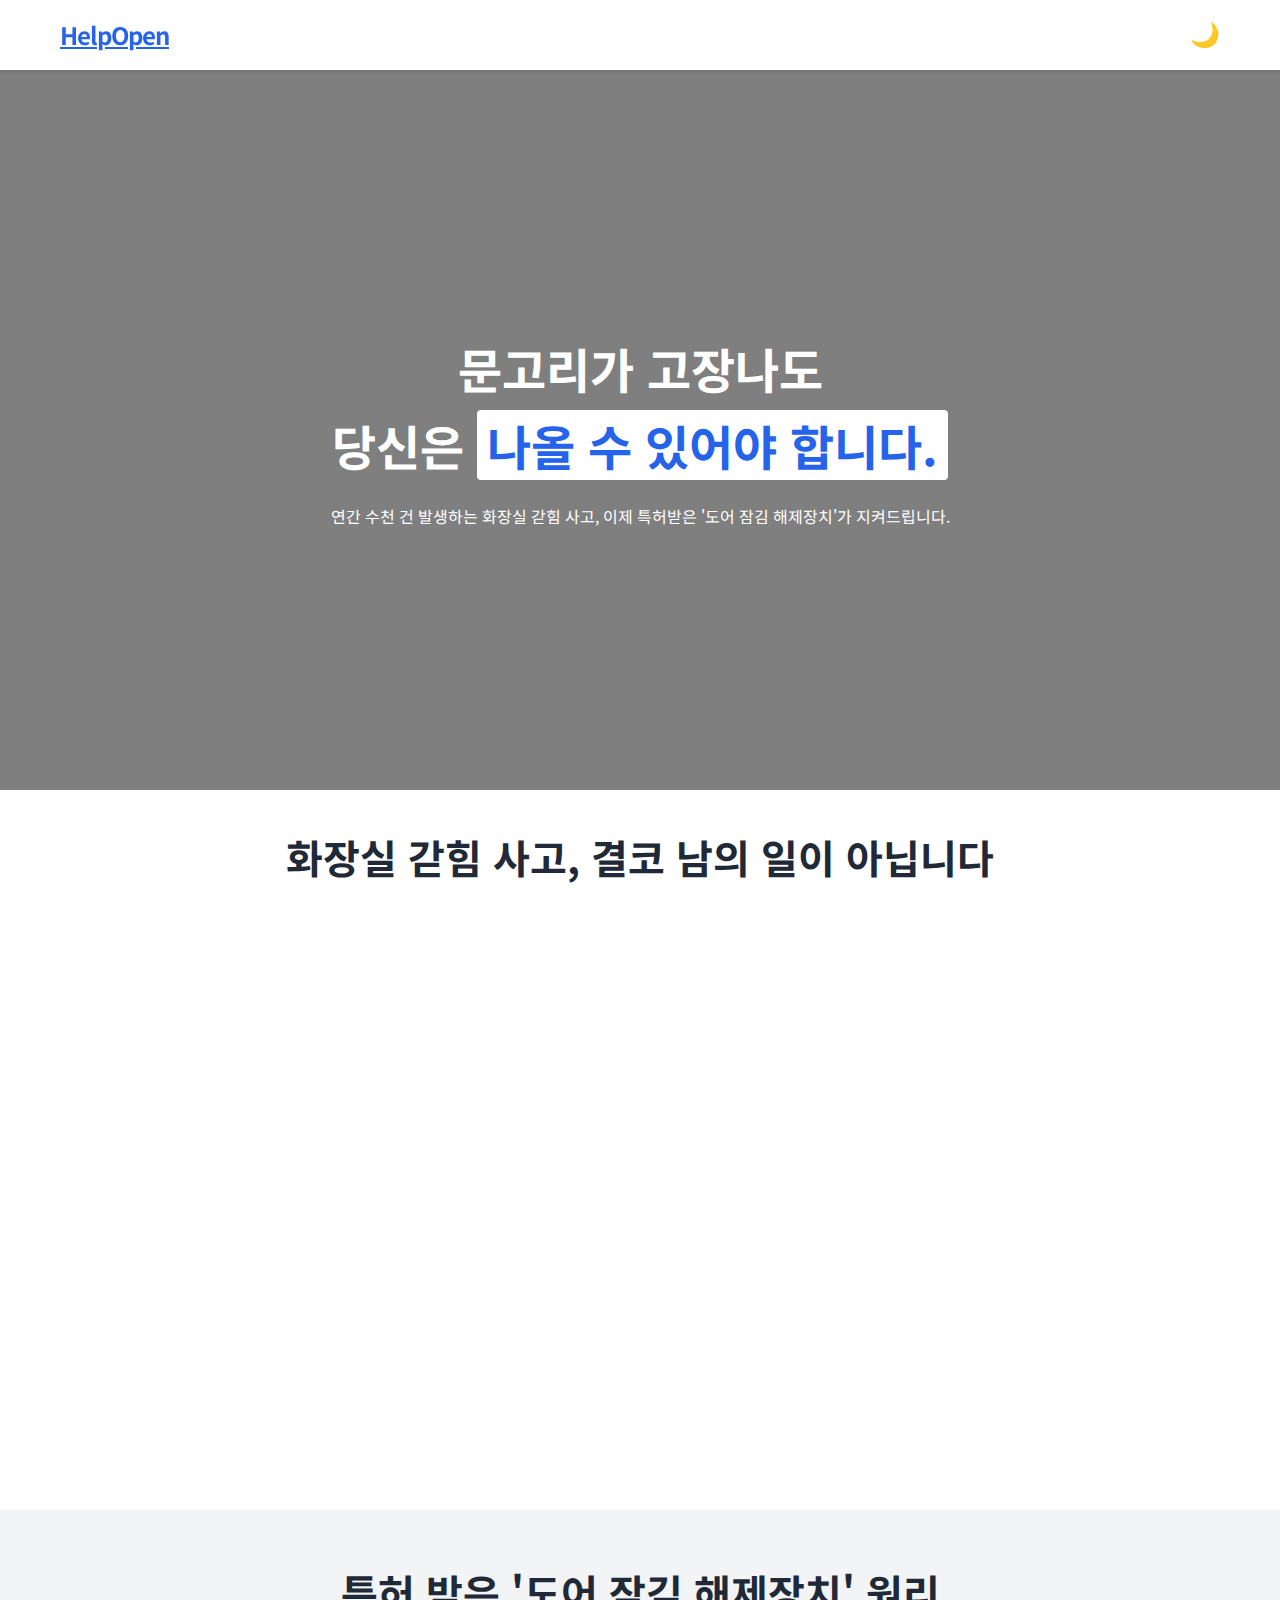
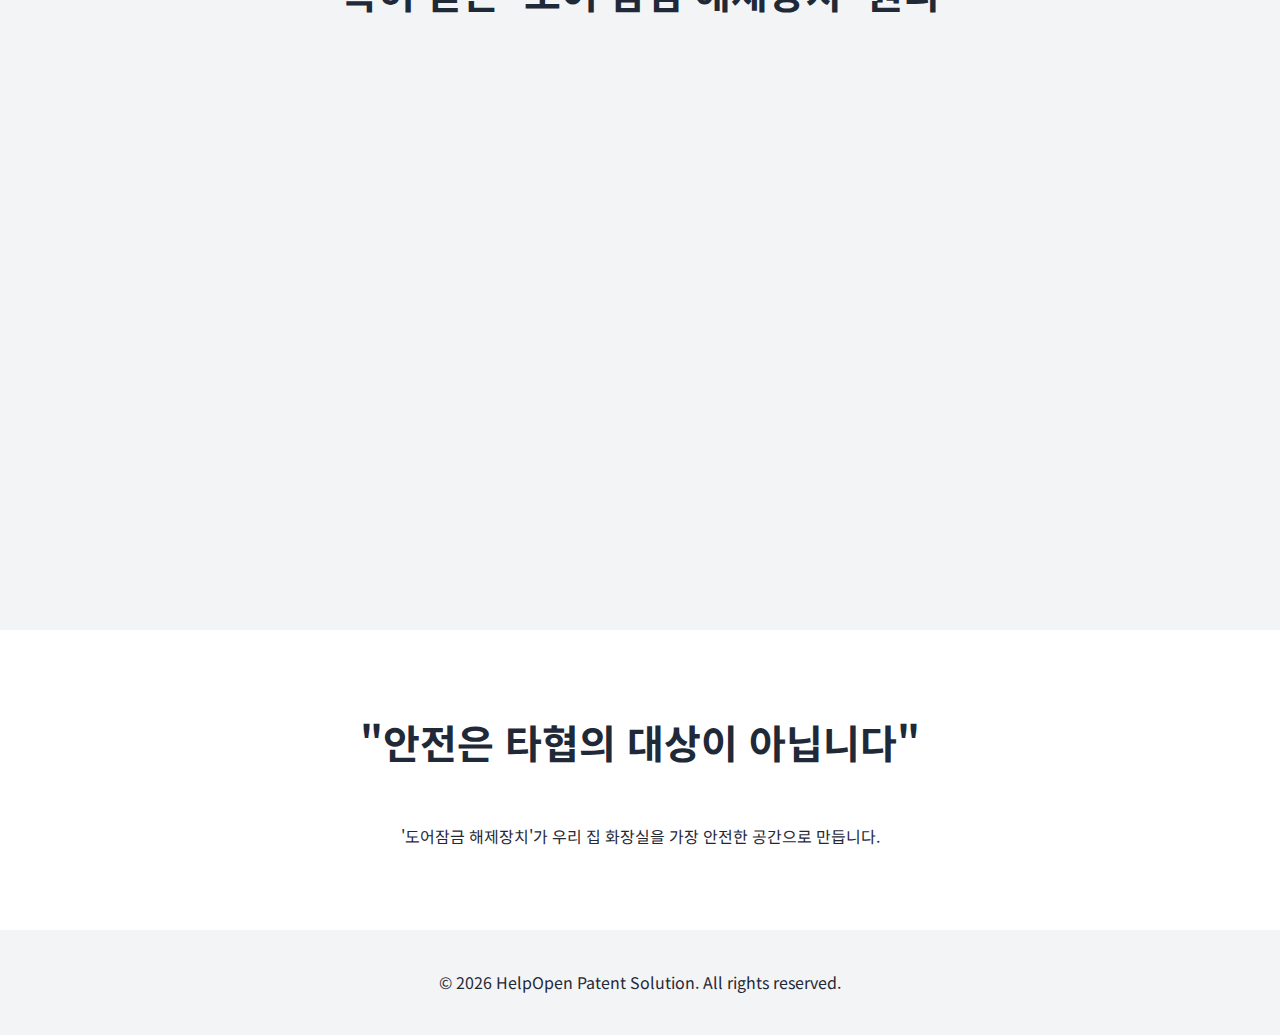
<file: index.html>
<!DOCTYPE html>
<html lang="ko">
<head>
    <!-- Google tag (gtag.js) -->
    <script async src="https://www.googletagmanager.com/gtag/js?id=G-ES9BFXNYPM"></script>
    <script>
        window.dataLayer = window.dataLayer || [];
        function gtag(){dataLayer.push(arguments);}
        gtag('js', new Date());
        gtag('config', 'G-ES9BFXNYPM');
    </script>
    <meta charset="UTF-8">
    <meta name="viewport" content="width=device-width, initial-scale=1.0"> 
    <!-- SEO Meta Tags -->
    <title>HelpOpen | 화장실 갇힘 사고 방지 특허 '도어 잠김 해제장치'</title>
    <meta name="description" content="연간 수천 건 발생하는 화장실 갇힘 사고, 이제 특허받은 HelpOpen 도어 잠김 해제장치로 예방하세요. 문고리 고장에도 안전하게 탈출할 수 있는 혁신적인 솔루션입니다.">
    <meta name="keywords" content="화장실 갇힘 사고, 도어 잠김 해제장치, 문고리 고장, 욕실 안전, 독거노인 안전, 특허 제품, HelpOpen">
    <link rel="canonical" href="https://helpopen.store/">
    
    <!-- Open Graph / Facebook / Kakao -->
    <meta property="og:type" content="website">
    <meta property="og:url" content="https://helpopen.store/">
    <meta property="og:title" content="HelpOpen | 화장실 갇힘 사고 방지 특허 솔루션">
    <meta property="og:description" content="문고리가 고장나도 안전하게! 특허받은 '도어 잠김 해제장치'가 당신의 일상을 지켜드립니다.">
    <meta property="og:image" content="https://images.unsplash.com/photo-1584622650111-993a426fbf0a?auto=format&fit=crop&q=80&w=1200">
    <meta property="og:site_name" content="HelpOpen">
    <meta property="og:locale" content="ko_KR">

    <!-- Twitter -->
    <meta property="twitter:card" content="summary_large_image">
    <meta property="twitter:url" content="https://helpopen.store/">
    <meta property="twitter:title" content="HelpOpen | 화장실 갇힘 사고 방지 특허 솔루션">
    <meta property="twitter:description" content="문고리가 고장나도 안전하게! 특허받은 '도어 잠김 해제장치'가 당신의 일상을 지켜드립니다.">
    <meta property="twitter:image" content="https://images.unsplash.com/photo-1584622650111-993a426fbf0a?auto=format&fit=crop&q=80&w=1200">

    <!-- Favicon -->
    <link rel="icon" href="favicon.ico" type="image/x-icon">
    
    <!-- Styles & Fonts -->
    <link rel="stylesheet" href="style.css">
    <link rel="preconnect" href="https://fonts.googleapis.com">
    <link rel="preconnect" href="https://fonts.gstatic.com" crossorigin>
    <link href="https://fonts.googleapis.com/css2?family=Noto+Sans+KR:wght@300;400;700&display=swap" rel="stylesheet">

    <!-- Structured Data (JSON-LD) -->
    <script type="application/ld+json">
    {
      "@context": "https://schema.org",
      "@type": "Product",
      "name": "HelpOpen 도어 잠김 해제장치",
      "image": "https://images.unsplash.com/photo-1584622650111-993a426fbf0a?auto=format&fit=crop&q=80&w=1200",
      "description": "문고리 고장 시에도 래치를 강제로 이탈시켜 화장실 갇힘 사고를 방지하는 특허 제품입니다.",
      "brand": {
        "@type": "Brand",
        "name": "HelpOpen"
      },
      "offers": {
        "@type": "Offer",
        "url": "https://helpopen.store/options.html",
        "priceCurrency": "KRW",
        "availability": "https://schema.org/InStock"
      }
    }
    </script>
    <script type="application/ld+json">
    {
      "@context": "https://schema.org",
      "@type": "Organization",
      "name": "HelpOpen",
      "url": "https://helpopen.store/",
      "logo": "https://helpopen.store/favicon.ico",
      "sameAs": [
        "https://searchadvisor.naver.com/"
      ]
    }
    </script>
</head>
<body id="top">
    <header>
        <nav>
            <a href="#top" class="logo">HelpOpen</a>
            <button id="themeToggle" class="theme-toggle" aria-label="다크 모드 전환">🌙</button>
        </nav>
    </header>

    <main>
        <article>
            <section class="hero" role="img" aria-label="화장실 문 손잡이 배경 이미지">
                <div class="hero-content">
                    <h1>문고리가 고장나도<br>당신은 <span class="highlight">나올 수 있어야 합니다.</span></h1>
                    <a href="#problem" class="hero-link">
                        <p>연간 수천 건 발생하는 화장실 갇힘 사고, 이제 특허받은 '도어 잠김 해제장치'가 지켜드립니다.</p>
                    </a>
                </div>
            </section>

            <section id="problem" class="section">
                <h2>화장실 갇힘 사고, 결코 남의 일이 아닙니다</h2>
                <div class="grid">
                    <a href="https://www.youtube.com/watch?v=5gm438OnfSk" target="_blank" class="card-link">
                        <section class="card clickable-card bg-image-card-stats">
                            <h3>연간 9,524 건의 사고 발생</h3>
                            <p>한 지자체에서만 연간 350건 이상, 전국에서<br>1만여건의 화장실 갇힘 사고가 발생합니다.<br>특히 독거노인과 여성, 아이들에게는 치명<br>적인 위협이 됩니다.</p>
                            <span class="view-more">뉴스 확인하기 ☞</span>
                        </section>
                    </a>
                    <section class="card bg-image-card-1">
                        <h3>기존 대처법의 부재</h3>
                        <p>창문없는 화장실, 휴대폰 미소지, 탈출용 도구 미비 등 기존 대처법은 여러 상황에 무용지물일 수 있습니다.</p>
                    </section>
                    <a href="#patent" class="card-link">
                        <section class="card clickable-card bg-image-card-2">
                            <h3>손잡이 구조적 결함</h3>
                            <p>습기가 많은 화장실 환경은 손잡이 래치(걸쇠)의 부식과 결함을 유발하여 언제든 문을 잠기게 할 수 있습니다.</p>
                            <span class="view-more">갇힘사고 방지하기 ☞</span>
                        </section>
                    </a>
                </div>
            </section>

            <section id="patent" class="section highlight-section">
                <h2>특허 받은 '도어 잠김 해제장치' 원리</h2>
                <div class="patent-content">
                    <div class="patent-text">
                        <h3>강제 이탈 유도 구조 (Patented)</h3>
                        <p>손잡이 결함으로 래치(걸쇠)가 움직이지 않아도, 특허받은 문틀 구조물이 래치를 강제로 이탈시켜 문을 열 수 있게 합니다.</p>
                        <ul>
                            <li>🛠️ <strong>범용적 설치:</strong> 기존 문틀의 구조물만 교체하면 즉시 사용 가능</li>
                            <li>🛡️ <strong>완전 무전원:</strong> 배터리나 전기 없이 물리적 구조만으로 작동</li>
                            <li>👶 <strong>약자 보호:</strong> 힘이 약한 아이들이나 노약자도 안전하게 탈출 가능</li>
                        </ul>
                        <div class="cta-group">
                            <a href="https://product-builder-woojufather2.pages.dev/options" target="_blank" class="cta-button">지금 바로 구매</a>
                            <a href="contact.html" class="cta-button secondary">견적 문의</a>
                        </div>
                    </div>
                    <div class="patent-gallery">
                        <div class="patent-image">
                            <img src="A1.png" alt="특허 구조물 도면 1">
                        </div>
                        <div class="patent-image">
                            <img src="KakaoTalk_20260220_185057110_03.jpg" alt="특허 구조물 도면 2">
                        </div>
                    </div>
                </div>
            </section>

            <section class="section closing-section">
                <div style="text-align: center; max-width: 800px; margin: 0 auto;">
                    <h2>"안전은 타협의 대상이 아닙니다"</h2>
                    <p>'도어잠금 해제장치'가 우리 집 화장실을 가장 안전한 공간으로 만듭니다.</p>
                </div>
            </section>
        </article>
    </main>

    <footer>
        <p>&copy; 2026 HelpOpen Patent Solution. All rights reserved.</p>
    </footer>

    <script src="main.js"></script>
</body>
</html>
</file>
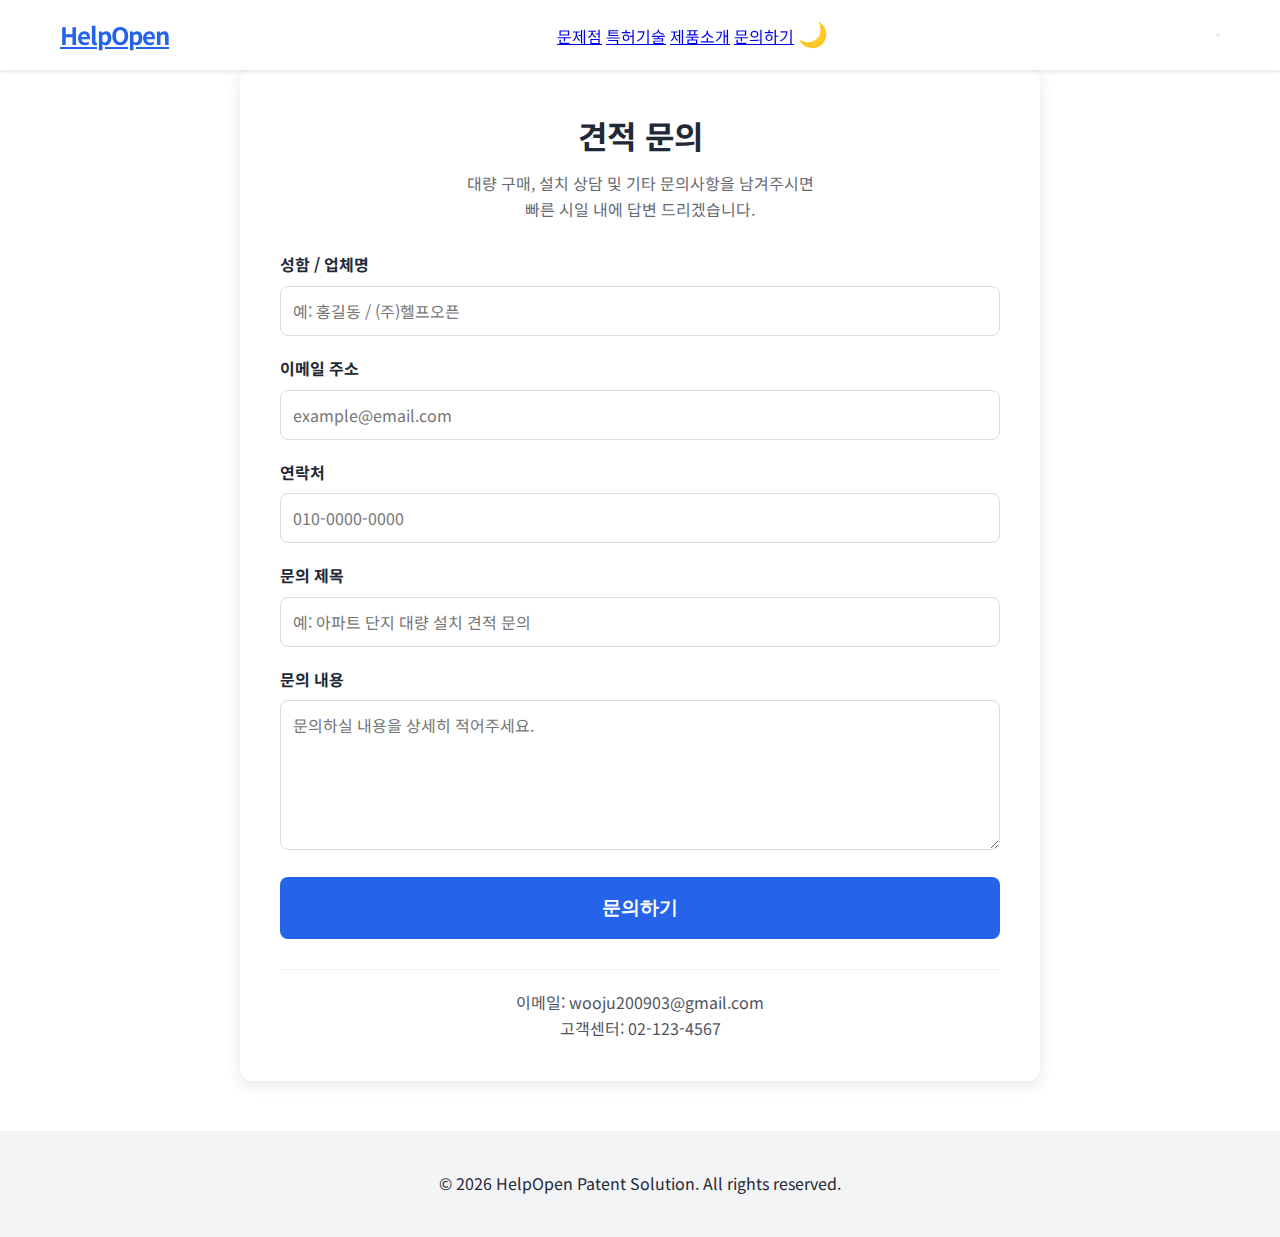
<file: contact.html>
<!DOCTYPE html>
<html lang="ko">
<head>
    <!-- Google tag (gtag.js) -->
    <script async src="https://www.googletagmanager.com/gtag/js?id=G-ES9BFXNYPM"></script>
    <script>
        window.dataLayer = window.dataLayer || [];
        function gtag(){dataLayer.push(arguments);}
        gtag('js', new Date());
        gtag('config', 'G-ES9BFXNYPM');
    </script>
    <meta charset="UTF-8">
    <meta name="viewport" content="width=device-width, initial-scale=1.0">
    <title>HelpOpen 견적 문의 | 안전을 위한 첫 걸음</title>
    <meta name="description" content="HelpOpen 도어 잠김 해제장치 견적 문의 페이지입니다. 대량 구매 및 설치 상담을 도와드립니다.">
    <link rel="icon" href="favicon.ico" type="image/x-icon">
    <link rel="stylesheet" href="style.css">
    <link rel="preconnect" href="https://fonts.googleapis.com">
    <link rel="preconnect" href="https://fonts.gstatic.com" crossorigin>
    <link href="https://fonts.googleapis.com/css2?family=Noto+Sans+KR:wght@300;400;700&display=swap" rel="stylesheet">
    <style>
        .contact-container {
            max-width: 800px;
            margin: 50px auto;
            padding: 40px;
            background: var(--card-bg);
            border-radius: 12px;
            box-shadow: 0 4px 15px rgba(0,0,0,0.1);
        }
        .form-group {
            margin-bottom: 20px;
        }
        .form-group label {
            display: block;
            margin-bottom: 8px;
            font-weight: bold;
        }
        .form-group input, .form-group textarea {
            width: 100%;
            padding: 12px;
            border-radius: 8px;
            border: 1px solid #ddd;
            font-size: 1rem;
            background-color: var(--bg-color);
            color: var(--text-color);
            font-family: inherit;
        }
        .form-group textarea {
            height: 150px;
            resize: vertical;
        }
        .submit-button {
            width: 100%;
            padding: 18px;
            background-color: var(--primary-color);
            color: white;
            border: none;
            border-radius: 8px;
            font-size: 1.2rem;
            font-weight: bold;
            cursor: pointer;
            transition: opacity 0.2s;
        }
        .submit-button:hover {
            opacity: 0.9;
        }
        .contact-info {
            margin-top: 30px;
            padding-top: 20px;
            border-top: 1px solid #eee;
            text-align: center;
            opacity: 0.8;
        }
    </style>
</head>
<body id="top">
    <header>
        <nav>
            <a href="index.html" class="logo">HelpOpen</a>
            <div class="nav-links" id="navLinks">
                <a href="index.html#problem">문제점</a>
                <a href="index.html#patent">특허기술</a>
                <a href="product.html">제품소개</a>
                <a href="contact.html">문의하기</a>
                <button id="themeToggle" class="theme-toggle" aria-label="다크 모드 전환">🌙</button>
            </div>
            <button class="hamburger" id="hamburger" aria-label="메뉴 열기">
                <span></span>
                <span></span>
                <span></span>
            </button>
        </nav>
    </header>

    <main>
        <div class="contact-container">
            <h1 style="text-align: center; margin-bottom: 10px;">견적 문의</h1>
            <p style="text-align: center; margin-bottom: 30px; opacity: 0.7;">대량 구매, 설치 상담 및 기타 문의사항을 남겨주시면<br>빠른 시일 내에 답변 드리겠습니다.</p>

            <form id="contactForm" action="https://formspree.io/f/xjgepoej" method="POST">
                <div class="form-group">
                    <label for="name">성함 / 업체명</label>
                    <input type="text" id="name" name="name" required placeholder="예: 홍길동 / (주)헬프오픈">
                </div>
                <div class="form-group">
                    <label for="email">이메일 주소</label>
                    <input type="email" id="email" name="email" required placeholder="example@email.com">
                </div>
                <div class="form-group">
                    <label for="phone">연락처</label>
                    <input type="tel" id="phone" name="phone" required placeholder="010-0000-0000">
                </div>
                <div class="form-group">
                    <label for="subject">문의 제목</label>
                    <input type="text" id="subject" name="subject" required placeholder="예: 아파트 단지 대량 설치 견적 문의">
                </div>
                <div class="form-group">
                    <label for="message">문의 내용</label>
                    <textarea id="message" name="message" required placeholder="문의하실 내용을 상세히 적어주세요."></textarea>
                </div>
                <button type="submit" class="submit-button">문의하기</button>
            </form>

            <div class="contact-info">
                <p>이메일: wooju200903@gmail.com</p>
                <p>고객센터: 02-123-4567</p>
            </div>
        </div>
    </main>

    <footer>
        <p>&copy; 2026 HelpOpen Patent Solution. All rights reserved.</p>
    </footer>

    <script src="main.js"></script>
</body>
</html>
</file>
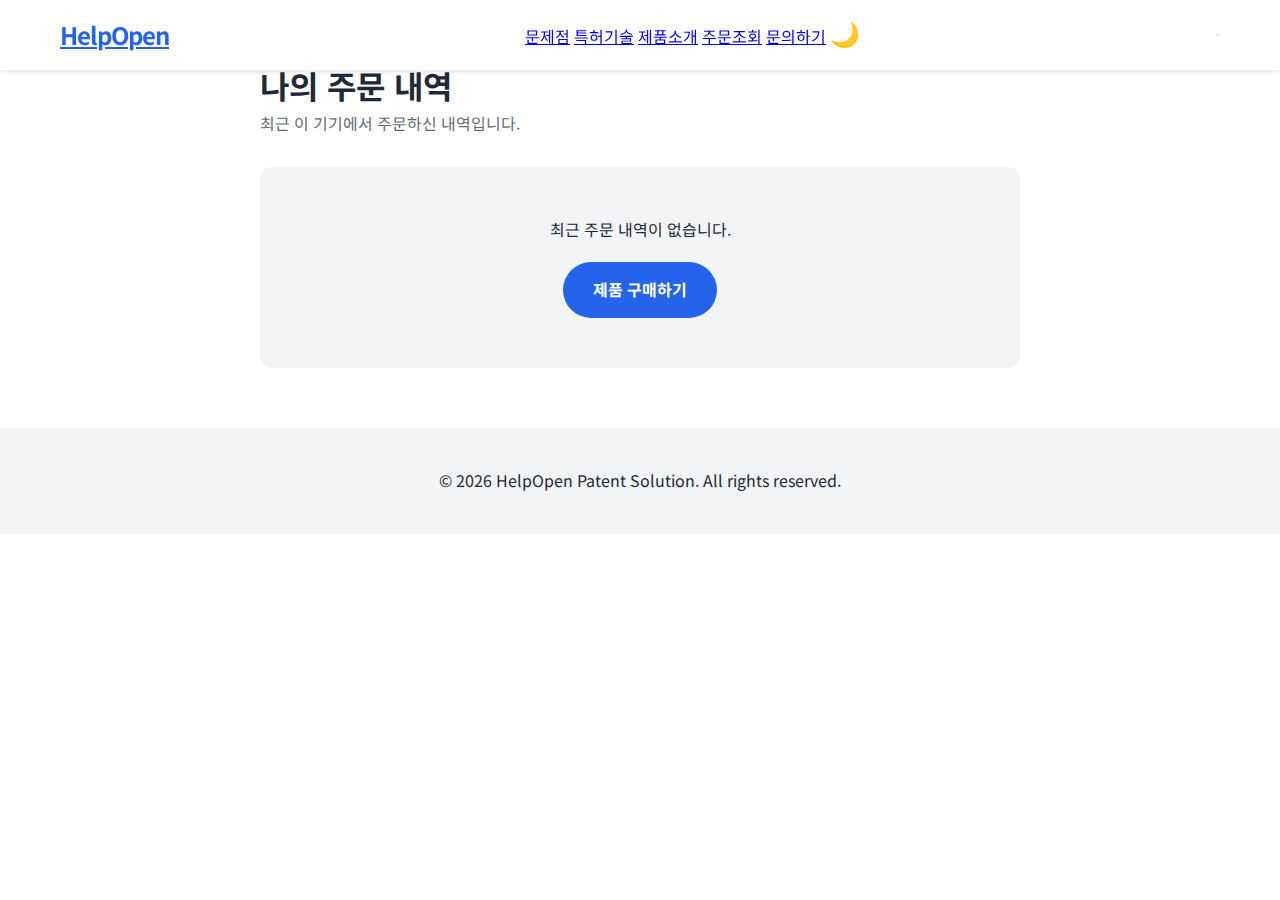
<file: my-orders.html>
<!DOCTYPE html>
<html lang="ko">
<head>
    <!-- Google tag (gtag.js) -->
    <script async src="https://www.googletagmanager.com/gtag/js?id=G-ES9BFXNYPM"></script>
    <script>
        window.dataLayer = window.dataLayer || [];
        function gtag(){dataLayer.push(arguments);}
        gtag('js', new Date());
        gtag('config', 'G-ES9BFXNYPM');
    </script>
    <meta charset="UTF-8">
    <meta name="viewport" content="width=device-width, initial-scale=1.0">
    <title>나의 주문 내역 | HelpOpen</title>
    <link rel="icon" href="favicon.ico" type="image/x-icon">
    <link rel="stylesheet" href="style.css">
    <link rel="preconnect" href="https://fonts.googleapis.com">
    <link rel="preconnect" href="https://fonts.gstatic.com" crossorigin>
    <link href="https://fonts.googleapis.com/css2?family=Noto+Sans+KR:wght@300;400;700&display=swap" rel="stylesheet">
    <style>
        .orders-container {
            max-width: 800px;
            margin: 40px auto;
            padding: 20px;
        }
        .order-card {
            background: var(--card-bg);
            border-radius: 12px;
            padding: 20px;
            margin-bottom: 20px;
            box-shadow: 0 2px 10px rgba(0,0,0,0.05);
            border: 1px solid #eee;
        }
        .order-header {
            display: flex;
            justify-content: space-between;
            border-bottom: 1px solid #f0f0f0;
            padding-bottom: 10px;
            margin-bottom: 15px;
        }
        .order-id { font-weight: bold; color: var(--primary-color); }
        .order-date { font-size: 0.9rem; opacity: 0.6; }
        .order-info-row { display: flex; justify-content: space-between; margin-bottom: 8px; }
        .order-info-label { opacity: 0.7; }
        .order-info-value { font-weight: 500; }
        .no-orders {
            text-align: center;
            padding: 50px 20px;
            background: var(--light-bg);
            border-radius: 12px;
            margin-top: 30px;
        }
        .status-badge {
            display: inline-block;
            padding: 4px 10px;
            border-radius: 20px;
            font-size: 0.85rem;
            font-weight: bold;
            background: #e0e7ff;
            color: var(--primary-color);
        }
    </style>
</head>
<body id="top">
    <header>
        <nav>
            <a href="index.html" class="logo">HelpOpen</a>
            <div class="nav-links" id="navLinks">
                <a href="index.html#problem">문제점</a>
                <a href="index.html#patent">특허기술</a>
                <a href="product.html">제품소개</a>
                <a href="my-orders.html">주문조회</a>
                <a href="contact.html">문의하기</a>
                <button id="themeToggle" class="theme-toggle" aria-label="다크 모드 전환">🌙</button>
            </div>
            <button class="hamburger" id="hamburger" aria-label="메뉴 열기">
                <span></span>
                <span></span>
                <span></span>
            </button>
        </nav>
    </header>

    <main class="orders-container">
        <h1>나의 주문 내역</h1>
        <p style="margin-bottom: 30px; opacity: 0.7;">최근 이 기기에서 주문하신 내역입니다.</p>

        <div id="orderList">
            <!-- 주문 내역이 여기에 동적으로 추가됩니다 -->
        </div>

        <div id="noOrders" class="no-orders" style="display: none;">
            <p>최근 주문 내역이 없습니다.</p>
            <a href="options.html" class="cta-button" style="margin-top: 20px; display: inline-block;">제품 구매하기</a>
        </div>
    </main>

    <footer>
        <p>&copy; 2026 HelpOpen Patent Solution. All rights reserved.</p>
    </footer>

    <script src="main.js"></script>
    <script>
        function loadOrders() {
            const orders = JSON.parse(localStorage.getItem('helpopen_orders') || '[]');
            const orderList = document.getElementById('orderList');
            const noOrders = document.getElementById('noOrders');

            if (orders.length === 0) {
                noOrders.style.display = 'block';
                return;
            }

            // 최신순으로 정렬
            orders.reverse().forEach(order => {
                const card = document.createElement('div');
                card.className = 'order-card';
                card.innerHTML = `
                    <div class="order-header">
                        <span class="order-id">주문번호: ${order.orderId}</span>
                        <span class="order-date">${order.date}</span>
                    </div>
                    <div class="order-info-row">
                        <span class="order-info-label">상품명</span>
                        <span class="order-info-value">HelpOpen 도어 잠김 해제장치</span>
                    </div>
                    <div class="order-info-row">
                        <span class="order-info-label">주문수량</span>
                        <span class="order-info-value">${order.qty}개</span>
                    </div>
                    <div class="order-info-row">
                        <span class="order-info-label">결제금액</span>
                        <span class="order-info-value" style="color:var(--accent-color);">${order.amount.toLocaleString()}원</span>
                    </div>
                    <div class="order-info-row" style="margin-top:15px;">
                        <span class="order-info-label">진행상태</span>
                        <span class="status-badge">결제완료/배송준비중</span>
                    </div>
                `;
                orderList.appendChild(card);
            });
        }

        document.addEventListener('DOMContentLoaded', loadOrders);
    </script>
</body>
</html>
</file>
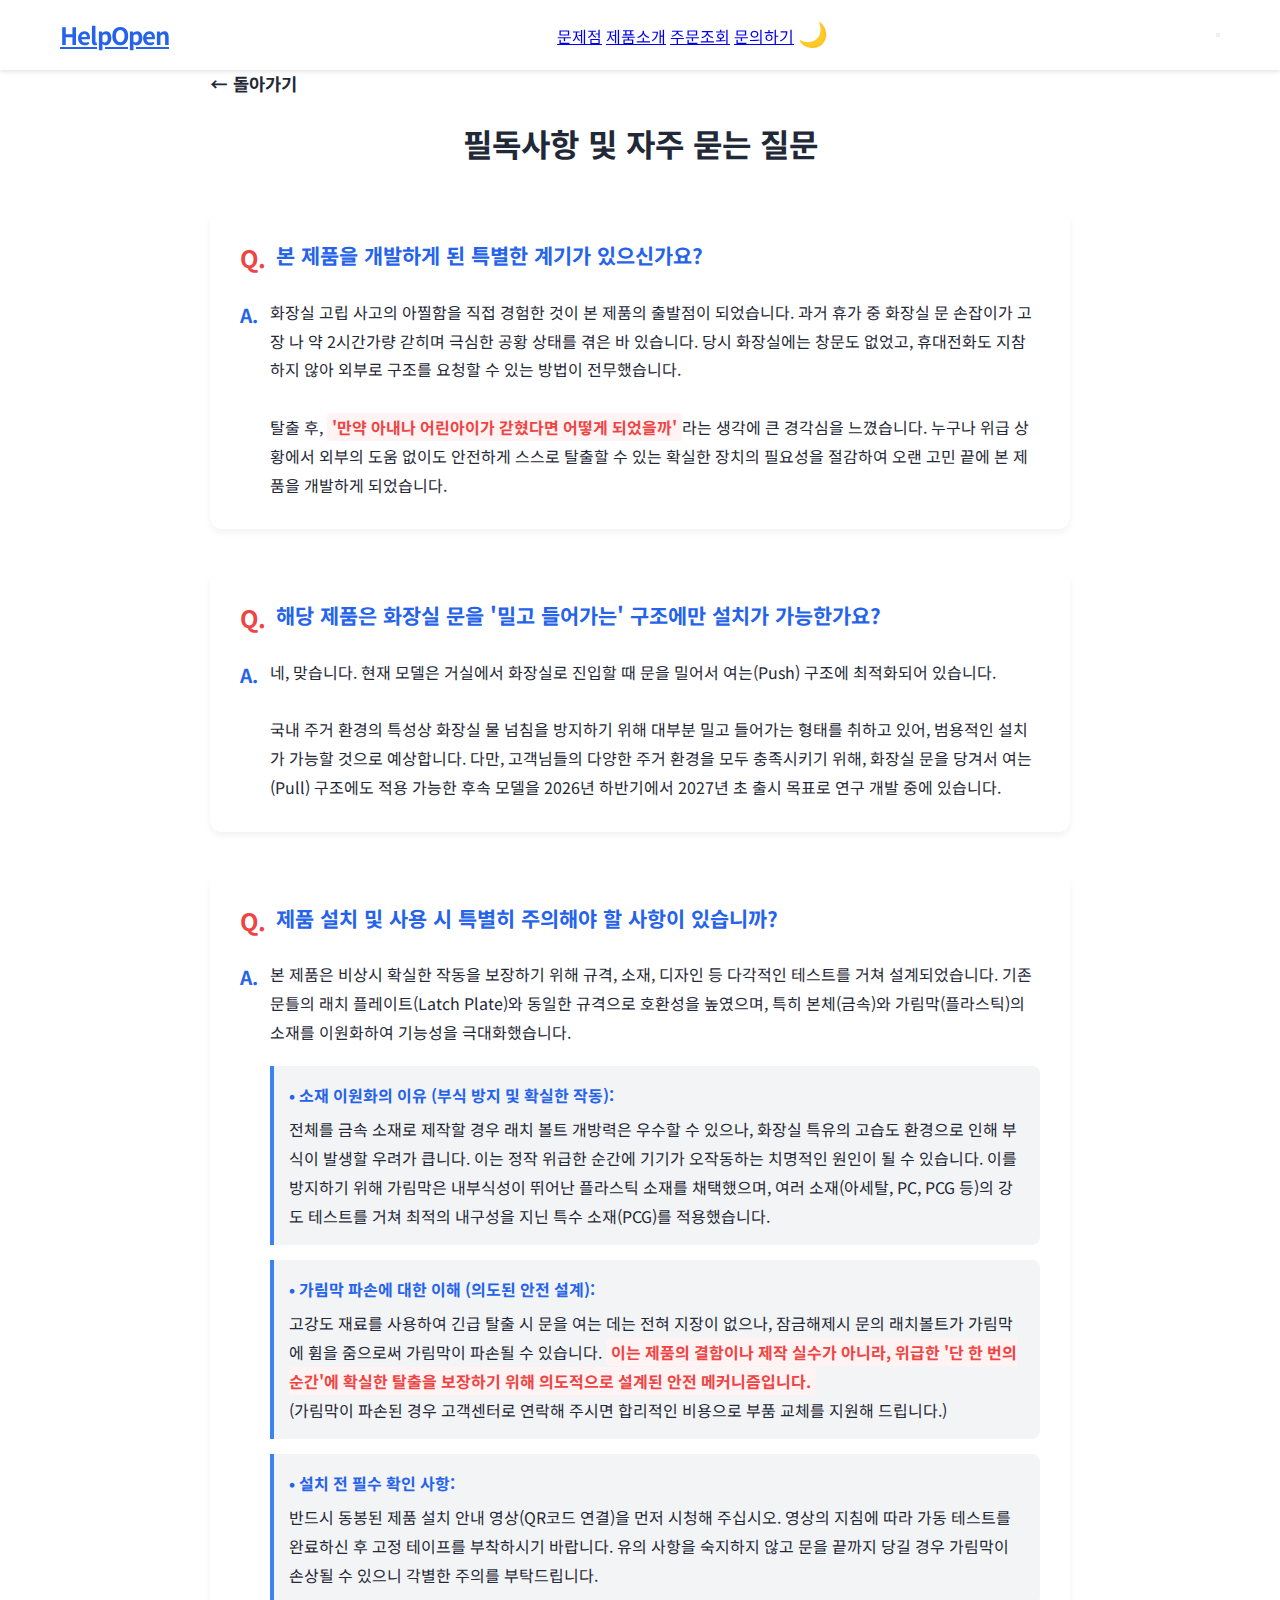
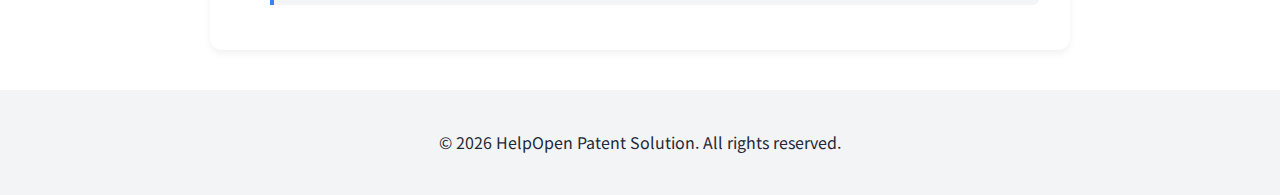
<file: notice.html>
<!DOCTYPE html>
<html lang="ko">
<head>
    <meta charset="UTF-8">
    <meta name="viewport" content="width=device-width, initial-scale=1.0">
    <title>필독사항 | HelpOpen 도어 잠김 해제장치</title>
    <link rel="stylesheet" href="style.css">
    <link rel="preconnect" href="https://fonts.googleapis.com">
    <link rel="preconnect" href="https://fonts.gstatic.com" crossorigin>
    <link href="https://fonts.googleapis.com/css2?family=Noto+Sans+KR:wght@300;400;700&display=swap" rel="stylesheet">
    <style>
        .notice-container {
            max-width: 900px;
            margin: 40px auto;
            padding: 0 20px;
        }
        .qa-item {
            margin-bottom: 40px;
            background: var(--card-bg);
            padding: 30px;
            border-radius: 12px;
            box-shadow: 0 4px 6px rgba(0,0,0,0.05);
        }
        .question {
            font-size: 1.3rem;
            font-weight: bold;
            color: var(--primary-color);
            margin-bottom: 20px;
            display: flex;
            align-items: flex-start;
            gap: 10px;
        }
        .question::before {
            content: 'Q.';
            font-size: 1.5rem;
            color: var(--accent-color);
        }
        .answer {
            line-height: 1.8;
            color: var(--text-color);
            position: relative;
            padding-left: 30px;
        }
        .answer::before {
            content: 'A.';
            position: absolute;
            left: 0;
            top: 0;
            font-weight: bold;
            font-size: 1.2rem;
            color: var(--primary-color);
        }
        .highlight-text {
            background-color: #fff3f3;
            padding: 2px 5px;
            border-radius: 4px;
            font-weight: bold;
            color: var(--accent-color);
        }
        body.dark-mode .highlight-text {
            background-color: #4c1d1d;
            color: #ff8787;
        }
        .sub-points {
            margin-top: 20px;
            list-style: none;
            padding-left: 0;
        }
        .sub-points li {
            margin-bottom: 15px;
            padding: 15px;
            border-left: 4px solid var(--secondary-color);
            background: var(--light-bg);
            border-radius: 0 8px 8px 0;
        }
        .sub-title {
            font-weight: bold;
            display: block;
            margin-bottom: 5px;
            color: var(--primary-color);
        }
        .back-btn {
            display: inline-block;
            margin-bottom: 20px;
            color: var(--text-color);
            text-decoration: none;
            font-weight: bold;
            font-size: 1.1rem;
        }
        .back-btn:hover {
            text-decoration: underline;
        }
        
        @media (max-width: 768px) {
            .qa-item {
                padding: 20px;
            }
            .question {
                font-size: 1.1rem;
            }
            .answer {
                font-size: 0.95rem;
                padding-left: 20px;
            }
            .answer::before {
                font-size: 1rem;
            }
        }
    </style>
</head>
<body>
    <header>
        <nav>
            <a href="index.html" class="logo">HelpOpen</a>
            <div class="nav-links" id="navLinks">
                <a href="index.html#problem">문제점</a>
                <a href="index.html#patent">제품소개</a>
                <a href="my-orders.html">주문조회</a>
                <a href="contact.html">문의하기</a>
                <button id="themeToggle" class="theme-toggle" aria-label="다크 모드 전환">🌙</button>
            </div>
            <button class="hamburger" id="hamburger" aria-label="메뉴 열기">
                <span></span>
                <span></span>
                <span></span>
            </button>
        </nav>
    </header>

    <main>
        <section class="notice-container">
            <a href="index.html#patent" class="back-btn">← 돌아가기</a>
            <h1 style="margin-bottom: 40px; text-align: center;">필독사항 및 자주 묻는 질문</h1>

            <div class="qa-item">
                <div class="question">본 제품을 개발하게 된 특별한 계기가 있으신가요?</div>
                <div class="answer">
                    화장실 고립 사고의 아찔함을 직접 경험한 것이 본 제품의 출발점이 되었습니다. 과거 휴가 중 화장실 문 손잡이가 고장 나 약 2시간가량 갇히며 극심한 공황 상태를 겪은 바 있습니다. 당시 화장실에는 창문도 없었고, 휴대전화도 지참하지 않아 외부로 구조를 요청할 수 있는 방법이 전무했습니다.<br><br>
                    탈출 후, <span class="highlight-text">'만약 아내나 어린아이가 갇혔다면 어떻게 되었을까'</span>라는 생각에 큰 경각심을 느꼈습니다. 누구나 위급 상황에서 외부의 도움 없이도 안전하게 스스로 탈출할 수 있는 확실한 장치의 필요성을 절감하여 오랜 고민 끝에 본 제품을 개발하게 되었습니다.
                </div>
            </div>

            <div class="qa-item">
                <div class="question">해당 제품은 화장실 문을 '밀고 들어가는' 구조에만 설치가 가능한가요?</div>
                <div class="answer">
                    네, 맞습니다. 현재 모델은 거실에서 화장실로 진입할 때 문을 밀어서 여는(Push) 구조에 최적화되어 있습니다.<br><br>
                    국내 주거 환경의 특성상 화장실 물 넘침을 방지하기 위해 대부분 밀고 들어가는 형태를 취하고 있어, 범용적인 설치가 가능할 것으로 예상합니다. 다만, 고객님들의 다양한 주거 환경을 모두 충족시키기 위해, 화장실 문을 당겨서 여는(Pull) 구조에도 적용 가능한 후속 모델을 2026년 하반기에서 2027년 초 출시 목표로 연구 개발 중에 있습니다.
                </div>
            </div>

            <div class="qa-item">
                <div class="question">제품 설치 및 사용 시 특별히 주의해야 할 사항이 있습니까?</div>
                <div class="answer">
                    본 제품은 비상시 확실한 작동을 보장하기 위해 규격, 소재, 디자인 등 다각적인 테스트를 거쳐 설계되었습니다. 기존 문틀의 래치 플레이트(Latch Plate)와 동일한 규격으로 호환성을 높였으며, 특히 본체(금속)와 가림막(플라스틱)의 소재를 이원화하여 기능성을 극대화했습니다.

                    <ul class="sub-points">
                        <li>
                            <span class="sub-title">• 소재 이원화의 이유 (부식 방지 및 확실한 작동):</span>
                            전체를 금속 소재로 제작할 경우 래치 볼트 개방력은 우수할 수 있으나, 화장실 특유의 고습도 환경으로 인해 부식이 발생할 우려가 큽니다. 이는 정작 위급한 순간에 기기가 오작동하는 치명적인 원인이 될 수 있습니다. 이를 방지하기 위해 가림막은 내부식성이 뛰어난 플라스틱 소재를 채택했으며, 여러 소재(아세탈, PC, PCG 등)의 강도 테스트를 거쳐 최적의 내구성을 지닌 특수 소재(PCG)를 적용했습니다.
                        </li>
                        <li>
                            <span class="sub-title">• 가림막 파손에 대한 이해 (의도된 안전 설계):</span>
                            고강도 재료를 사용하여 긴급 탈출 시 문을 여는 데는 전혀 지장이 없으나, 잠금해제시 문의 래치볼트가 가림막에 휨을 줌으로써 가림막이 파손될 수 있습니다. <span class="highlight-text">이는 제품의 결함이나 제작 실수가 아니라, 위급한 '단 한 번의 순간'에 확실한 탈출을 보장하기 위해 의도적으로 설계된 안전 메커니즘입니다.</span><br>
                            (가림막이 파손된 경우 고객센터로 연락해 주시면 합리적인 비용으로 부품 교체를 지원해 드립니다.)
                        </li>
                        <li>
                            <span class="sub-title">• 설치 전 필수 확인 사항:</span>
                            반드시 동봉된 제품 설치 안내 영상(QR코드 연결)을 먼저 시청해 주십시오. 영상의 지침에 따라 가동 테스트를 완료하신 후 고정 테이프를 부착하시기 바랍니다. 유의 사항을 숙지하지 않고 문을 끝까지 당길 경우 가림막이 손상될 수 있으니 각별한 주의를 부탁드립니다.
                        </li>
                    </ul>
                </div>
            </div>
        </section>
    </main>

    <footer>
        <p>&copy; 2026 HelpOpen Patent Solution. All rights reserved.</p>
    </footer>

    <script src="main.js"></script>
</body>
</html>
</file>
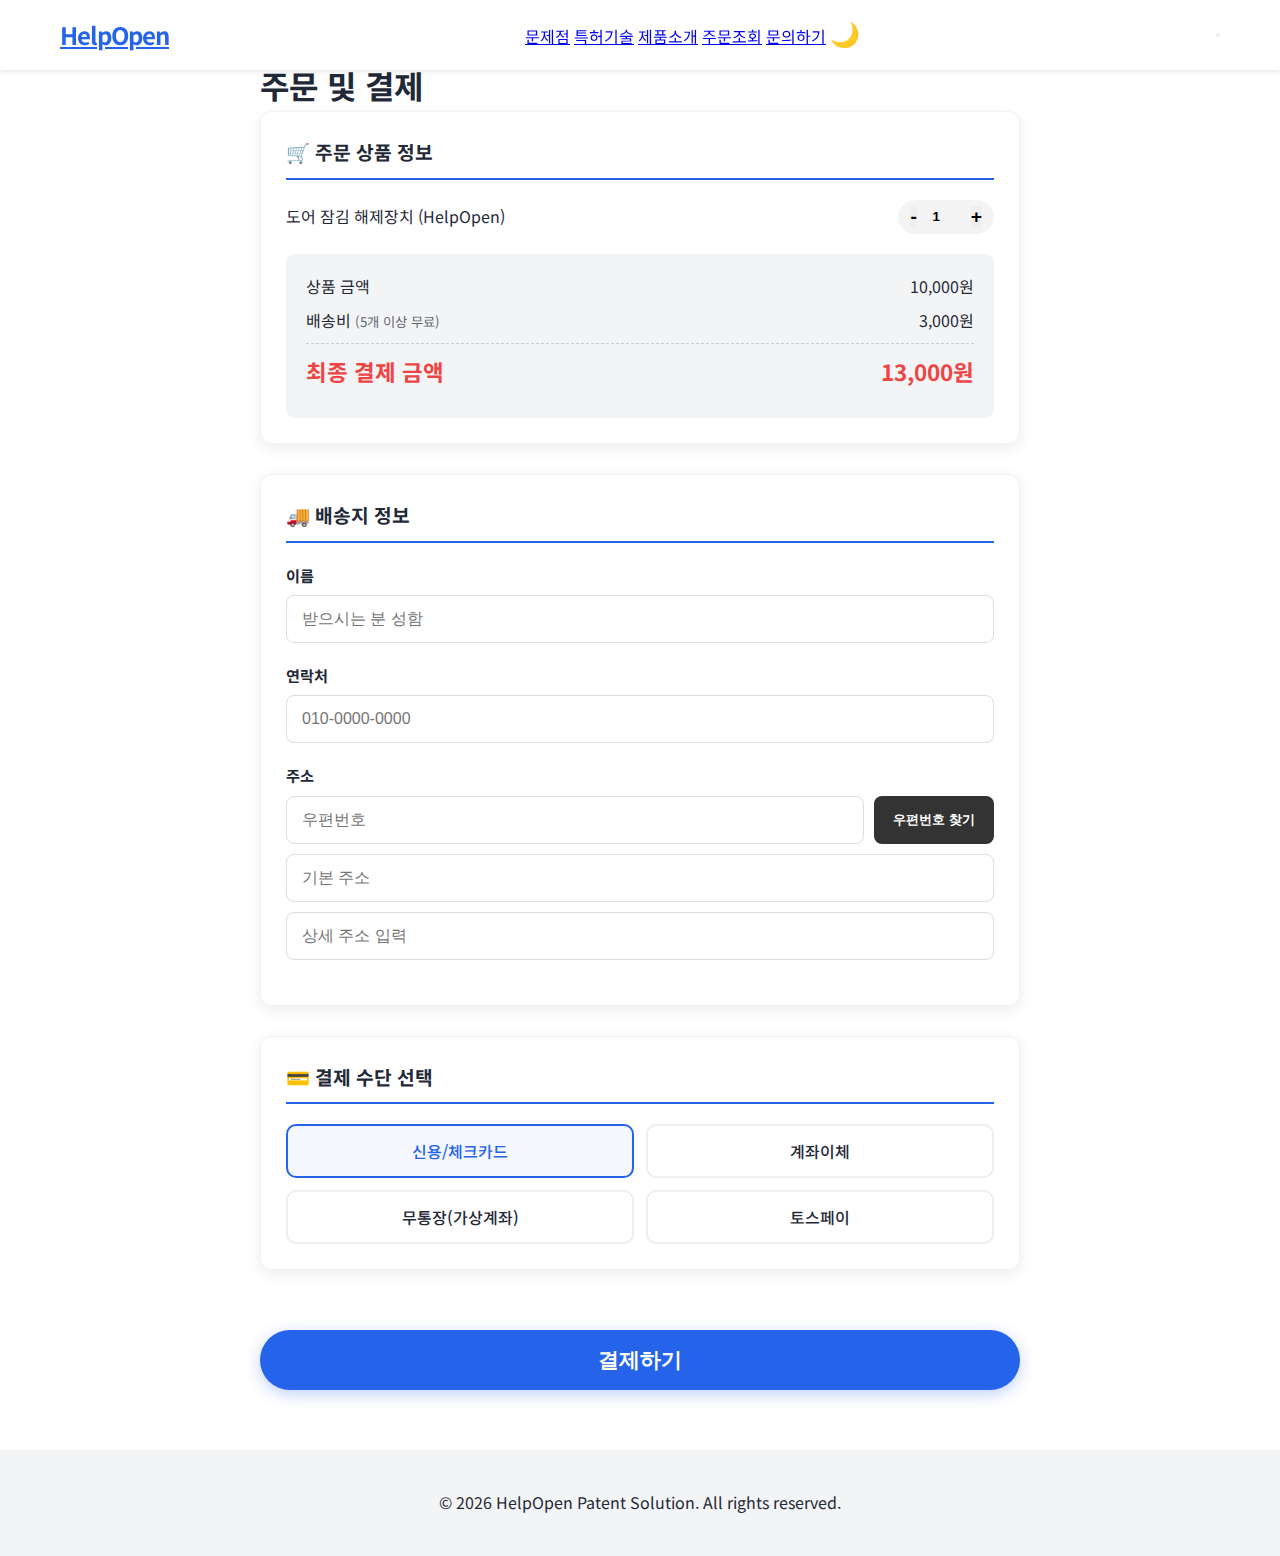
<file: options.html>
<!DOCTYPE html>
<html lang="ko">
<head>
    <!-- Google tag (gtag.js) -->
    <script async src="https://www.googletagmanager.com/gtag/js?id=G-ES9BFXNYPM"></script>
    <script>
        window.dataLayer = window.dataLayer || [];
        function gtag(){dataLayer.push(arguments);}
        gtag('js', new Date());
        gtag('config', 'G-ES9BFXNYPM');
    </script>
    <meta charset="UTF-8">
    <meta name="viewport" content="width=device-width, initial-scale=1.0">
    <title>주문 및 결제 | HelpOpen</title>
    <meta name="description" content="HelpOpen 도어 잠김 해제장치 주문 정보를 입력하고 결제를 진행해 주세요.">
    <link rel="icon" href="favicon.ico" type="image/x-icon">
    <link rel="stylesheet" href="style.css">
    <link rel="preconnect" href="https://fonts.googleapis.com">
    <link rel="preconnect" href="https://fonts.gstatic.com" crossorigin>
    <link href="https://fonts.googleapis.com/css2?family=Noto+Sans+KR:wght@300;400;700&display=swap" rel="stylesheet">
    
    <!-- 다음 우편번호 API & 토스페이먼츠 SDK -->
    <script src="//t1.daumcdn.net/mapjsapi/bundle/postcode/prod/postcode.v2.js"></script>
    <script src="https://js.tosspayments.com/v1/payment"></script>

    <style>
        .checkout-container {
            max-width: 800px;
            margin: 40px auto;
            padding: 20px;
        }
        
        .order-summary-card, .checkout-form {
            background: var(--card-bg);
            border-radius: 12px;
            padding: 25px;
            margin-bottom: 30px;
            box-shadow: 0 4px 15px rgba(0,0,0,0.08);
            border: 1px solid rgba(0,0,0,0.05);
        }

        .form-section-title {
            font-size: 1.2rem;
            font-weight: bold;
            margin-bottom: 20px;
            padding-bottom: 10px;
            border-bottom: 2px solid var(--primary-color);
            display: flex;
            align-items: center;
            gap: 10px;
        }

        .form-group { margin-bottom: 20px; }
        .form-group label { display: block; margin-bottom: 8px; font-weight: bold; font-size: 0.95rem; }

        .form-control {
            width: 100%;
            height: 48px; 
            padding: 0 15px;
            border-radius: 8px;
            border: 1px solid #ddd;
            font-size: 1rem;
            background-color: var(--bg-color);
            color: var(--text-color);
        }

        /* 주소 입력 */
        .address-group { display: grid; grid-template-columns: 1fr 120px; gap: 10px; margin-bottom: 10px; }
        .zipcode-btn { height: 48px; background: #333; color: white; border: none; border-radius: 8px; cursor: pointer; font-weight: bold; }

        /* 결제 수단 선택 UI */
        .payment-methods {
            display: grid;
            grid-template-columns: repeat(2, 1fr);
            gap: 12px;
            margin-top: 15px;
        }

        .payment-method-item {
            position: relative;
        }

        .payment-method-item input {
            position: absolute;
            opacity: 0;
            cursor: pointer;
        }

        .payment-label {
            display: flex;
            align-items: center;
            justify-content: center;
            height: 54px;
            border: 2px solid #eee;
            border-radius: 10px;
            cursor: pointer;
            font-weight: 500;
            transition: all 0.2s;
            background: var(--bg-color);
        }

        .payment-method-item input:checked + .payment-label {
            border-color: var(--primary-color);
            background-color: rgba(37, 99, 235, 0.05);
            color: var(--primary-color);
        }

        /* 하단 가격 정보 */
        .price-summary { background: var(--light-bg); padding: 20px; border-radius: 8px; margin-top: 20px; }
        .price-row { display: flex; justify-content: space-between; margin-bottom: 8px; }
        .shipping-fee-text.free { color: var(--primary-color); font-weight: bold; }
        .price-row.total { 
            margin-top: 10px; padding-top: 10px; border-top: 1px dashed #ccc; 
            font-size: 1.4rem; font-weight: bold; color: var(--accent-color); 
        }

        .pay-button {
            width: 100%;
            height: 60px;
            background-color: var(--primary-color);
            color: white;
            border: none;
            border-radius: 30px;
            font-size: 1.3rem;
            font-weight: bold;
            cursor: pointer;
            margin-top: 30px;
            box-shadow: 0 4px 15px rgba(37, 99, 235, 0.3);
            transition: transform 0.2s;
        }

        .pay-button:active { transform: scale(0.98); }

        @media (max-width: 600px) {
            .payment-methods { grid-template-columns: 1fr; }
        }
    </style>
</head>
<body id="top">
    <header>
        <nav>
            <a href="index.html" class="logo">HelpOpen</a>
            <div class="nav-links" id="navLinks">
                <a href="index.html#problem">문제점</a>
                <a href="index.html#patent">특허기술</a>
                <a href="product.html">제품소개</a>
                <a href="my-orders.html">주문조회</a>
                <a href="contact.html">문의하기</a>
                <button id="themeToggle" class="theme-toggle" aria-label="다크 모드 전환">🌙</button>
            </div>
            <button class="hamburger" id="hamburger" aria-label="메뉴 열기">
                <span></span>
                <span></span>
                <span></span>
            </button>
        </nav>
    </header>

    <main class="checkout-container">
        <h1>주문 및 결제</h1>
        
        <!-- 주문 상품 요약 -->
        <div class="order-summary-card">
            <div class="form-section-title">🛒 주문 상품 정보</div>
            <div style="display: flex; justify-content: space-between; align-items: center;">
                <span>도어 잠김 해제장치 (HelpOpen)</span>
                <div style="display: flex; align-items: center; gap: 12px; background: #f4f4f4; padding: 6px 12px; border-radius: 20px;">
                    <button type="button" onclick="changeQty(-1)" style="border:none; cursor:pointer; font-weight:bold; font-size:1.2rem;">-</button>
                    <input type="number" id="quantity-display" value="1" readonly style="width:30px; text-align:center; border:none; background:transparent; font-weight:bold;">
                    <button type="button" onclick="changeQty(1)" style="border:none; cursor:pointer; font-weight:bold; font-size:1.2rem;">+</button>
                </div>
            </div>
            <div class="price-summary">
                <div class="price-row"><span>상품 금액</span><span id="product-price">10,000원</span></div>
                <div class="price-row">
                    <span>배송비 <small style="font-weight:normal; opacity:0.7;">(5개 이상 무료)</small></span>
                    <span id="shipping-fee" class="shipping-fee-text">3,000원</span>
                </div>
                <div class="price-row total"><span>최종 결제 금액</span><span id="total-display">13,000원</span></div>
            </div>
        </div>

        <!-- 배송 및 결제 폼 -->
        <form id="paymentForm" onsubmit="handlePayment(event)">
            <div class="checkout-form">
                <div class="form-section-title">🚚 배송지 정보</div>
                <div class="form-group">
                    <label for="orderer_name">이름</label>
                    <input type="text" id="orderer_name" class="form-control" required placeholder="받으시는 분 성함">
                </div>
                <div class="form-group">
                    <label for="phone">연락처</label>
                    <input type="tel" id="phone" class="form-control" required placeholder="010-0000-0000" maxlength="13">
                </div>
                <div class="form-group">
                    <label>주소</label>
                    <div class="address-group">
                        <input type="text" id="zipcode" class="form-control" placeholder="우편번호" readonly required>
                        <button type="button" class="zipcode-btn" onclick="execDaumPostcode()">우편번호 찾기</button>
                    </div>
                    <input type="text" id="address_basic" class="form-control" placeholder="기본 주소" readonly required style="margin-bottom:10px;">
                    <input type="text" id="address_detail" class="form-control" placeholder="상세 주소 입력" required>
                </div>
            </div>

            <div class="checkout-form">
                <div class="form-section-title">💳 결제 수단 선택</div>
                <div class="payment-methods">
                    <div class="payment-method-item">
                        <input type="radio" name="payMethod" id="card" value="CARD" checked>
                        <label for="card" class="payment-label">신용/체크카드</label>
                    </div>
                    <div class="payment-method-item">
                        <input type="radio" name="payMethod" id="transfer" value="TRANSFER">
                        <label for="transfer" class="payment-label">계좌이체</label>
                    </div>
                    <div class="payment-method-item">
                        <input type="radio" name="payMethod" id="vbank" value="VIRTUAL_ACCOUNT">
                        <label for="vbank" class="payment-label">무통장(가상계좌)</label>
                    </div>
                    <div class="payment-method-item">
                        <input type="radio" name="payMethod" id="tosspay" value="TOSSPAY">
                        <label for="tosspay" class="payment-label">토스페이</label>
                    </div>
                </div>
            </div>

            <button type="submit" class="pay-button">결제하기</button>
        </form>
    </main>

    <footer>
        <p>&copy; 2026 HelpOpen Patent Solution. All rights reserved.</p>
    </footer>

    <script src="main.js"></script>
    <script>
        /* 1. 가격 및 무료배송 설정 */
        const UNIT_PRICE = 10000;
        const DEFAULT_SHIPPING_FEE = 3000;
        const FREE_SHIPPING_QTY = 5;
        let currentQty = 1;

        function changeQty(delta) {
            currentQty = Math.max(1, currentQty + delta);
            updateDisplay();
        }

        function updateDisplay() {
            document.getElementById('quantity-display').value = currentQty;
            
            const productTotal = UNIT_PRICE * currentQty;
            const isFreeShipping = currentQty >= FREE_SHIPPING_QTY;
            const currentShippingFee = isFreeShipping ? 0 : DEFAULT_SHIPPING_FEE;
            const total = productTotal + currentShippingFee;

            document.getElementById('product-price').textContent = productTotal.toLocaleString() + '원';
            
            const shipFeeElement = document.getElementById('shipping-fee');
            if (isFreeShipping) {
                shipFeeElement.textContent = '무료';
                shipFeeElement.classList.add('free');
            } else {
                shipFeeElement.textContent = DEFAULT_SHIPPING_FEE.toLocaleString() + '원';
                shipFeeElement.classList.remove('free');
            }
            
            document.getElementById('total-display').textContent = total.toLocaleString() + '원';
        }

        /* 2. 자동 하이픈 */
        document.getElementById('phone').addEventListener('input', (e) => {
            let val = e.target.value.replace(/[^0-9]/g, '');
            if (val.length > 3 && val.length <= 7) val = val.slice(0, 3) + '-' + val.slice(3);
            else if (val.length > 7) val = val.slice(0, 3) + '-' + val.slice(3, 7) + '-' + val.slice(7);
            e.target.value = val;
        });

        /* 3. 우편번호 API */
        function execDaumPostcode() {
            new daum.Postcode({
                oncomplete: function(data) {
                    document.getElementById('zipcode').value = data.zonecode;
                    document.getElementById('address_basic').value = data.roadAddress || data.jibunAddress;
                    document.getElementById('address_detail').focus();
                }
            }).open();
        }

        /* 4. 결제 처리 (토스페이먼츠 최신 공식 테스트 키) */
        const clientKey = 'test_ck_D5GePWvyJnrK0W0k6q8gLzN97Eoq'; 
        const tossPayments = TossPayments(clientKey);

        function handlePayment(event) {
            event.preventDefault();

            const name = document.getElementById('orderer_name').value;
            const selectedMethod = document.querySelector('input[name="payMethod"]:checked').value;
            
            const productTotal = UNIT_PRICE * currentQty;
            const currentShippingFee = currentQty >= FREE_SHIPPING_QTY ? 0 : DEFAULT_SHIPPING_FEE;
            const totalAmount = productTotal + currentShippingFee;

            // 고유한 주문 ID 생성
            const orderId = 'HO-' + Math.random().toString(36).substr(2, 9).toUpperCase();

            // [추가] 브라우저(LocalStorage)에 주문 정보 저장
            const orderData = {
                orderId: orderId,
                qty: currentQty,
                amount: totalAmount,
                date: new Date().toLocaleString('ko-KR'),
                customerName: name
            };
            const existingOrders = JSON.parse(localStorage.getItem('helpopen_orders') || '[]');
            existingOrders.push(orderData);
            localStorage.setItem('helpopen_orders', JSON.stringify(existingOrders));

            tossPayments.requestPayment(selectedMethod, {
                amount: totalAmount,
                orderId: orderId,
                orderName: 'HelpOpen 도어 잠김 해제장치 ' + currentQty + '개',
                customerName: name,
                successUrl: window.location.origin + '/index.html?status=success',
                failUrl: window.location.origin + '/options.html?status=fail',
            })
            .catch(function (error) {
                if (error.code === 'USER_CANCEL') {
                    alert('결제가 취소되었습니다.');
                } else {
                    alert('에러 발생: ' + error.message);
                }
            });
        }

        updateDisplay();
    </script>
</body>
</html>
</file>
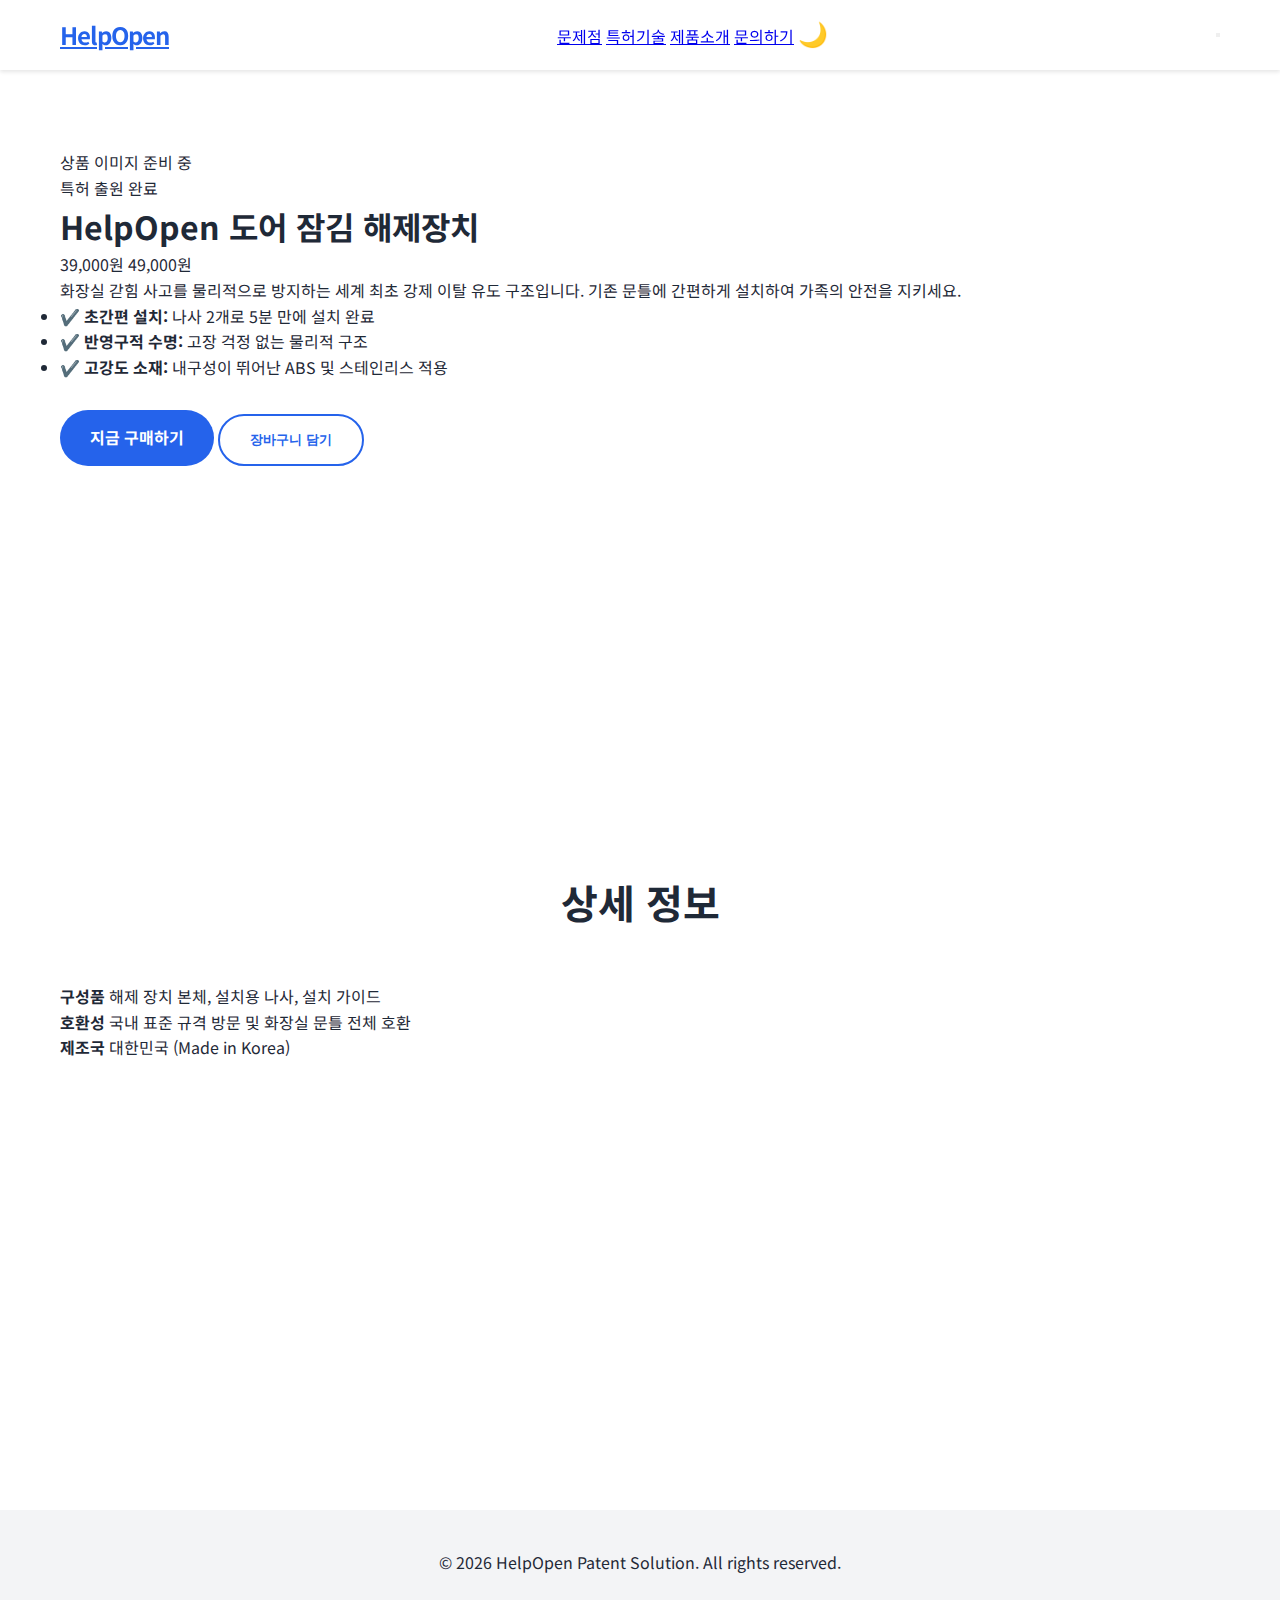
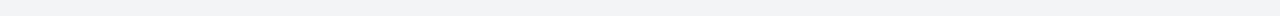
<file: product.html>
<!DOCTYPE html>
<html lang="ko">
<head>
    <!-- Google tag (gtag.js) -->
    <script async src="https://www.googletagmanager.com/gtag/js?id=G-ES9BFXNYPM"></script>
    <script>
        window.dataLayer = window.dataLayer || [];
        function gtag(){dataLayer.push(arguments);}
        gtag('js', new Date());
        gtag('config', 'G-ES9BFXNYPM');
    </script>
    <meta charset="UTF-8">
    <meta name="viewport" content="width=device-width, initial-scale=1.0">
    <title>HelpOpen 도어 잠김 해제장치 상세정보 | 화장실 갇힘 방지</title>
    <meta name="description" content="HelpOpen 도어 잠김 해제장치의 상세 기능과 설치 방법을 확인하세요. 특허받은 강제 이탈 유도 구조로 화장실 갇힘 사고를 완벽하게 방지합니다.">
    
    <!-- Open Graph -->
    <meta property="og:type" content="product">
    <meta property="og:title" content="HelpOpen 도어 잠김 해제장치 상세정보">
    <meta property="og:description" content="나사 2개로 5분 만에 끝내는 화장실 안전 솔루션. HelpOpen의 혁신 기술을 만나보세요.">
    <meta property="og:url" content="https://helpopen.store/product.html">
    <meta property="og:image" content="https://images.unsplash.com/photo-1584622650111-993a426fbf0a?auto=format&fit=crop&q=80&w=1200">

    <link rel="icon" href="favicon.ico" type="image/x-icon">
    <link rel="stylesheet" href="style.css">
    <link rel="preconnect" href="https://fonts.googleapis.com">
    <link rel="preconnect" href="https://fonts.gstatic.com" crossorigin>
    <link href="https://fonts.googleapis.com/css2?family=Noto+Sans+KR:wght@300;400;700&display=swap" rel="stylesheet">

    <!-- Structured Data -->
    <script type="application/ld+json">
    {
      "@context": "https://schema.org",
      "@type": "Product",
      "name": "HelpOpen 도어 잠김 해제장치",
      "image": "https://images.unsplash.com/photo-1584622650111-993a426fbf0a?auto=format&fit=crop&q=80&w=1200",
      "description": "화장실 갇힘 사고를 물리적으로 방지하는 세계 최초 강제 이탈 유도 구조입니다.",
      "sku": "HO-001",
      "brand": {
        "@type": "Brand",
        "name": "HelpOpen"
      },
      "offers": {
        "@type": "Offer",
        "priceCurrency": "KRW",
        "price": "39000",
        "availability": "https://schema.org/InStock"
      }
    }
    </script>
</head>
<body id="top">
    <header>
        <nav>
            <a href="index.html" class="logo">HelpOpen</a>
            <div class="nav-links" id="navLinks">
                <a href="index.html#problem">문제점</a>
                <a href="index.html#patent">특허기술</a>
                <a href="product.html">제품소개</a>
                <a href="contact.html">문의하기</a>
                <button id="themeToggle" class="theme-toggle" aria-label="다크 모드 전환">🌙</button>
            </div>
            <button class="hamburger" id="hamburger" aria-label="메뉴 열기">
                <span></span>
                <span></span>
                <span></span>
            </button>
        </nav>
    </header>

    <main class="product-page">
        <section class="product-detail section">
            <div class="product-container">
                <div class="product-image">
                    <div class="image-placeholder">
                        <p>상품 이미지 준비 중</p>
                    </div>
                </div>
                <div class="product-info">
                    <span class="badge">특허 출원 완료</span>
                    <h1>HelpOpen 도어 잠김 해제장치</h1>
                    <p class="price">39,000원 <span class="original-price">49,000원</span></p>
                    
                    <div class="description">
                        <p>화장실 갇힘 사고를 물리적으로 방지하는 세계 최초 강제 이탈 유도 구조입니다. 기존 문틀에 간편하게 설치하여 가족의 안전을 지키세요.</p>
                    </div>

                    <div class="features-list">
                        <ul>
                            <li>✔️ <strong>초간편 설치:</strong> 나사 2개로 5분 만에 설치 완료</li>
                            <li>✔️ <strong>반영구적 수명:</strong> 고장 걱정 없는 물리적 구조</li>
                            <li>✔️ <strong>고강도 소재:</strong> 내구성이 뛰어난 ABS 및 스테인리스 적용</li>
                        </ul>
                    </div>

                    <div class="purchase-actions">
                        <a href="options.html" class="buy-now cta-button">지금 구매하기</a>
                        <button class="cart cta-button secondary">장바구니 담기</button>
                    </div>
                </div>
            </div>
        </section>

        <section class="product-specs section">
            <h2>상세 정보</h2>
            <div class="specs-grid">
                <div class="spec-item">
                    <strong>구성품</strong>
                    <span>해제 장치 본체, 설치용 나사, 설치 가이드</span>
                </div>
                <div class="spec-item">
                    <strong>호환성</strong>
                    <span>국내 표준 규격 방문 및 화장실 문틀 전체 호환</span>
                </div>
                <div class="spec-item">
                    <strong>제조국</strong>
                    <span>대한민국 (Made in Korea)</span>
                </div>
            </div>
        </section>
    </main>

    <footer>
        <p>&copy; 2026 HelpOpen Patent Solution. All rights reserved.</p>
    </footer>

    <script src="main.js"></script>
</body>
</html>
</file>
<file: style.css>
:root {
    --primary-color: #2563eb;
    --secondary-color: #3b82f6;
    --bg-color: #ffffff;
    --text-color: #1f2937;
    --light-bg: #f3f4f6;
    --card-bg: #ffffff;
    --accent-color: #ef4444;
    --header-height: 70px;
}

body.dark-mode {
    --bg-color: #111827;
    --text-color: #f9fafb;
    --light-bg: #1f2937;
    --card-bg: #374151;
    --primary-color: #60a5fa;
}

* {
    margin: 0;
    padding: 0;
    box-sizing: border-box;
}

body {
    font-family: 'Noto Sans KR', sans-serif;
    line-height: 1.6;
    background-color: var(--bg-color);
    color: var(--text-color);
    transition: all 0.3s ease;
}

header {
    height: var(--header-height);
    background-color: var(--bg-color);
    box-shadow: 0 2px 4px rgba(0,0,0,0.1);
    position: fixed;
    top: 0;
    width: 100%;
    z-index: 1000;
}

nav {
    max-width: 1200px;
    margin: 0 auto;
    display: flex;
    justify-content: space-between;
    align-items: center;
    height: 100%;
    padding: 0 20px;
}

.logo {
    font-size: 1.5rem;
    font-weight: bold;
    color: var(--primary-color);
    letter-spacing: -1px;
}

.theme-toggle {
    background: none;
    border: none;
    font-size: 1.5rem;
    cursor: pointer;
}

main {
    margin-top: var(--header-height);
}

.hero {
    height: 80vh;
    display: flex;
    align-items: center;
    justify-content: center;
    text-align: center;
    background: linear-gradient(rgba(0,0,0,0.5), rgba(0,0,0,0.5)), url('https://images.unsplash.com/photo-1584622650111-993a426fbf0a?auto=format&fit=crop&q=80&w=2070') center/cover;
    color: white;
    padding: 0 20px;
}

.hero-content h1 {
    font-size: 3rem;
    margin-bottom: 20px;
}

.hero-link {
    text-decoration: none;
    color: inherit;
    display: inline-block;
    transition: opacity 0.2s;
}

.hero-link:hover {
    opacity: 0.8;
    text-decoration: underline;
}

.highlight {
    color: var(--primary-color);
    background-color: white;
    padding: 0 10px;
    border-radius: 4px;
}

.cta-button {
    display: inline-block;
    margin-top: 30px;
    padding: 15px 30px;
    background-color: var(--primary-color);
    color: white;
    text-decoration: none;
    border-radius: 30px;
    font-weight: bold;
    transition: transform 0.2s;
}

.cta-button:hover {
    transform: translateY(-3px);
    background-color: var(--secondary-color);
}

.cta-button.secondary {
    background-color: white;
    color: var(--primary-color);
    border: 2px solid var(--primary-color);
}

.cta-button.secondary:hover {
    background-color: var(--light-bg);
}

.cta-group {
    display: flex;
    gap: 15px;
    justify-content: center;
    margin-top: 40px;
}

.section .cta-group {
    justify-content: flex-start;
}

.section {
    padding: 80px 20px;
    min-height: 80vh; 
    max-width: 1200px;
    margin: 0 auto;
    position: relative;
}

/* 2페이지 (#problem): img6 스타일 - 헤더 아래 딱 35px 여유 공간 확보 */
#problem {
    padding-top: 35px; 
}

/* 3페이지 (#patent): img7 스타일 - 헤더 바로 아래 제목 배치 */
#patent {
    padding-top: 50px;
}

.section h2 {
    text-align: center;
    font-size: 2.5rem;
    margin-bottom: 50px;
}

.grid {
    display: grid;
    grid-template-columns: repeat(auto-fit, minmax(300px, 1fr));
    gap: 30px;
}

.card-link {
    text-decoration: none;
    color: inherit;
    display: block;
}

.card {
    background-color: var(--card-bg);
    padding: 30px;
    border-radius: 12px;
    box-shadow: 0 4px 6px rgba(0,0,0,0.1);
    border-top: 5px solid var(--primary-color);
    position: relative;
    overflow: hidden;
    height: 100%;
    transition: transform 0.3s ease, box-shadow 0.3s ease;
}

.clickable-card:hover {
    transform: translateY(-10px);
    box-shadow: 0 12px 20px rgba(0,0,0,0.15);
    cursor: pointer;
}

.card p {
    margin-bottom: 10px;
}

.view-more {
    display: inline-block;
    margin-top: 5px;
    font-size: 0.9rem;
    color: var(--primary-color);
    font-weight: bold;
}

.card.bg-image-card-stats {
    background-image: linear-gradient(rgba(255, 255, 255, 0.77), rgba(255, 255, 255, 0.77)), url('img4.png');
    background-size: cover;
    background-position: center 47%;
    background-repeat: no-repeat;
}

.card.bg-image-card-1 {
    background-image: linear-gradient(rgba(255, 255, 255, 0.77), rgba(255, 255, 255, 0.77)), url('img2.png');
    background-size: cover;
    background-position: center 47%;
    background-repeat: no-repeat;
}

.card.bg-image-card-2 {
    background-image: linear-gradient(rgba(255, 255, 255, 0.7), rgba(255, 255, 255, 0.7)), url('img3.jpg');
    background-size: cover;
    background-position: center 47%;
    background-repeat: no-repeat;
}

/* 다크 모드일 때의 배경 처리 */
body.dark-mode .card.bg-image-card-stats {
    background-image: linear-gradient(rgba(31, 41, 55, 0.8), rgba(31, 41, 55, 0.8)), url('img4.png');
}

body.dark-mode .card.bg-image-card-1 {
    background-image: linear-gradient(rgba(31, 41, 55, 0.8), rgba(31, 41, 55, 0.8)), url('img2.png');
}

body.dark-mode .card.bg-image-card-2 {
    background-image: linear-gradient(rgba(31, 41, 55, 0.8), rgba(31, 41, 55, 0.8)), url('img3.jpg');
}

.highlight-section {
    background-color: var(--light-bg);
    max-width: 100%;
}

.closing-section {
    min-height: auto; /* 최소 높이 해제 */
    padding: 80px 20px; /* 적절한 여백 부여 */
}

.patent-content {
    display: flex;
    align-items: flex-start;
    gap: 50px;
    max-width: 1200px;
    margin: 0 auto;
}

.patent-text {
    flex: 1;
}

.patent-text ul {
    list-style: none;
    margin-top: 20px;
}

.patent-text li {
    margin-bottom: 10px;
    font-weight: bold;
}

.patent-gallery {
    flex: 1;
    display: flex;
    gap: 10px;
    height: 300px;
}

.patent-image {
    flex: 1;
    background-color: white;
    border-radius: 12px;
    box-shadow: 0 2px 4px rgba(0,0,0,0.1);
    overflow: hidden;
    display: flex;
    align-items: center;
    justify-content: center;
    border: 1px solid #eee;
}

.patent-image img {
    width: 100%;
    height: 100%;
    object-fit: contain;
    padding: 5px;
}

.image-box {
    width: 100%;
    height: 300px;
    background-color: #ddd;
    display: flex;
    align-items: center;
    justify-content: center;
    border-radius: 12px;
    color: #666;
    border: 2px dashed #999;
}

footer {
    text-align: center;
    padding: 40px;
    background-color: var(--light-bg);
}

@media (max-width: 768px) {
    .hero-content h1 { font-size: 2rem; }
    .patent-content { flex-direction: column; }
    .section { padding: 80px 20px; }
}
</file>
